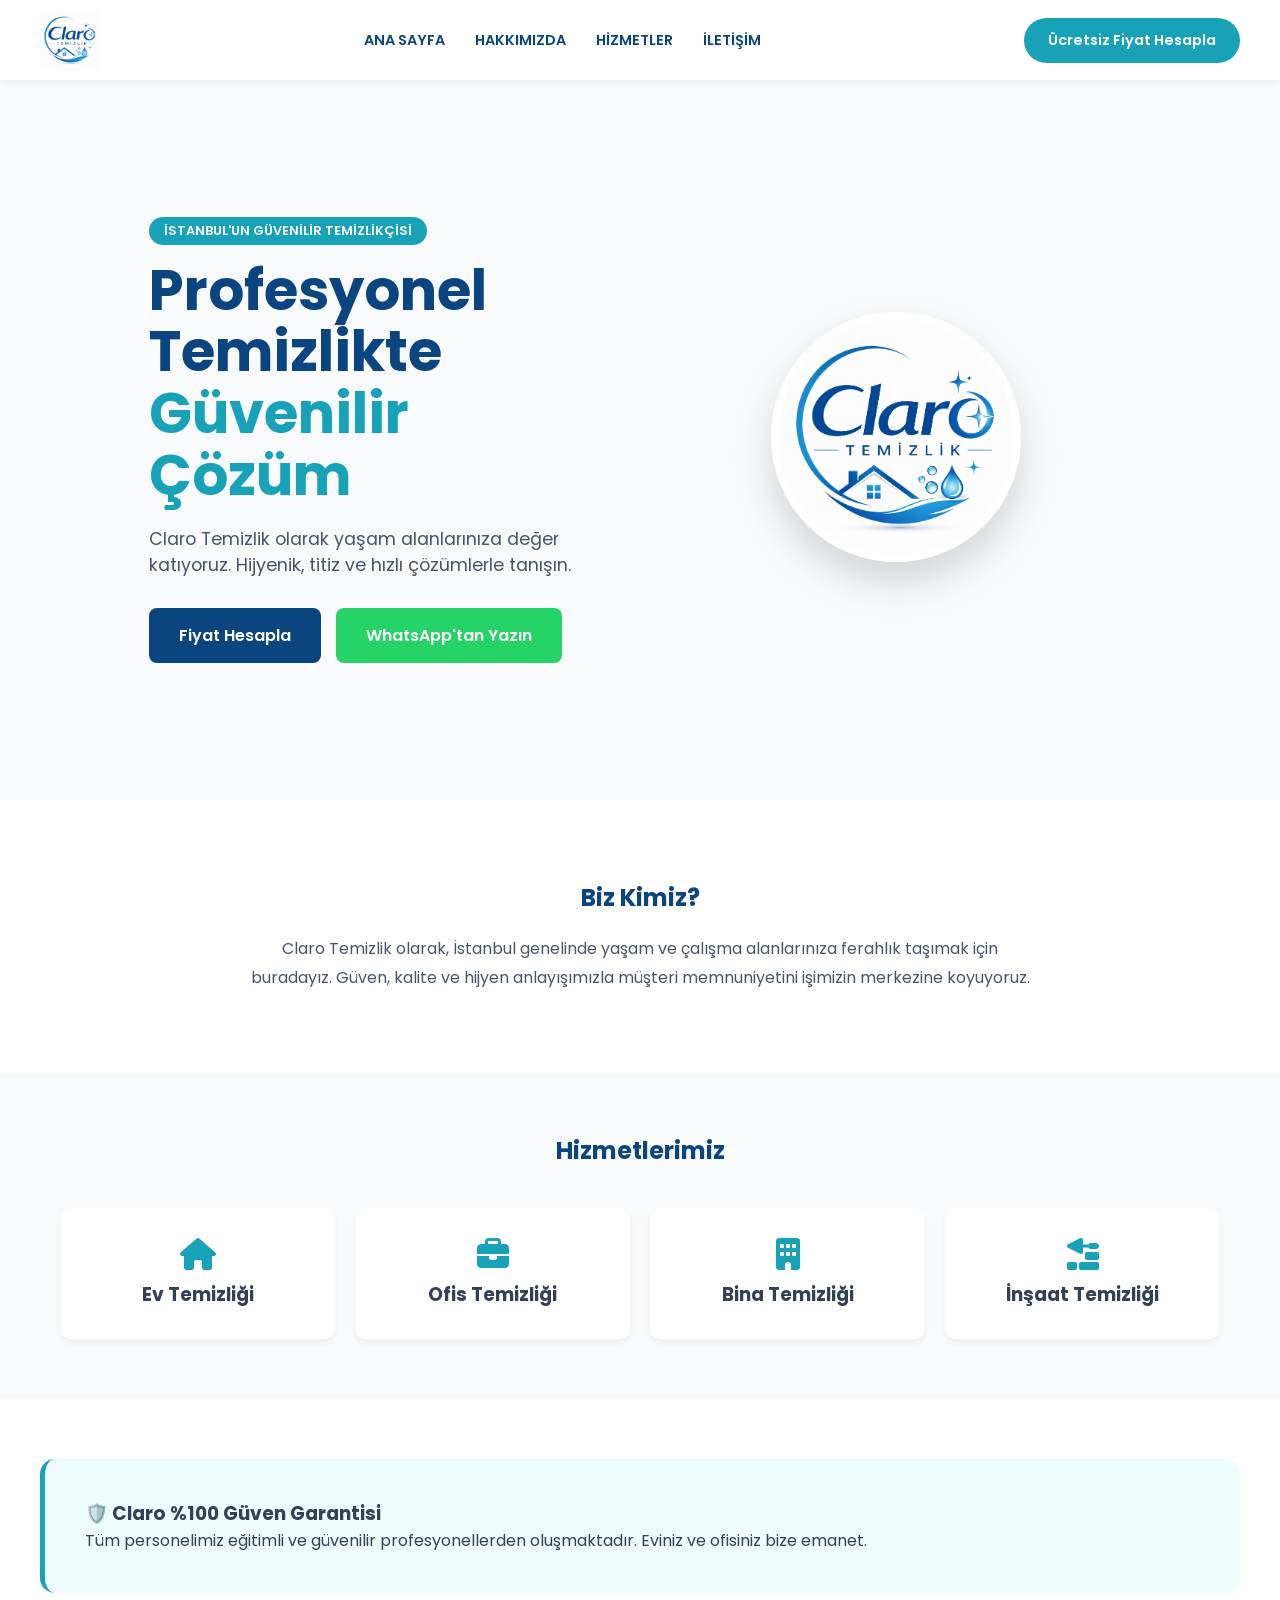
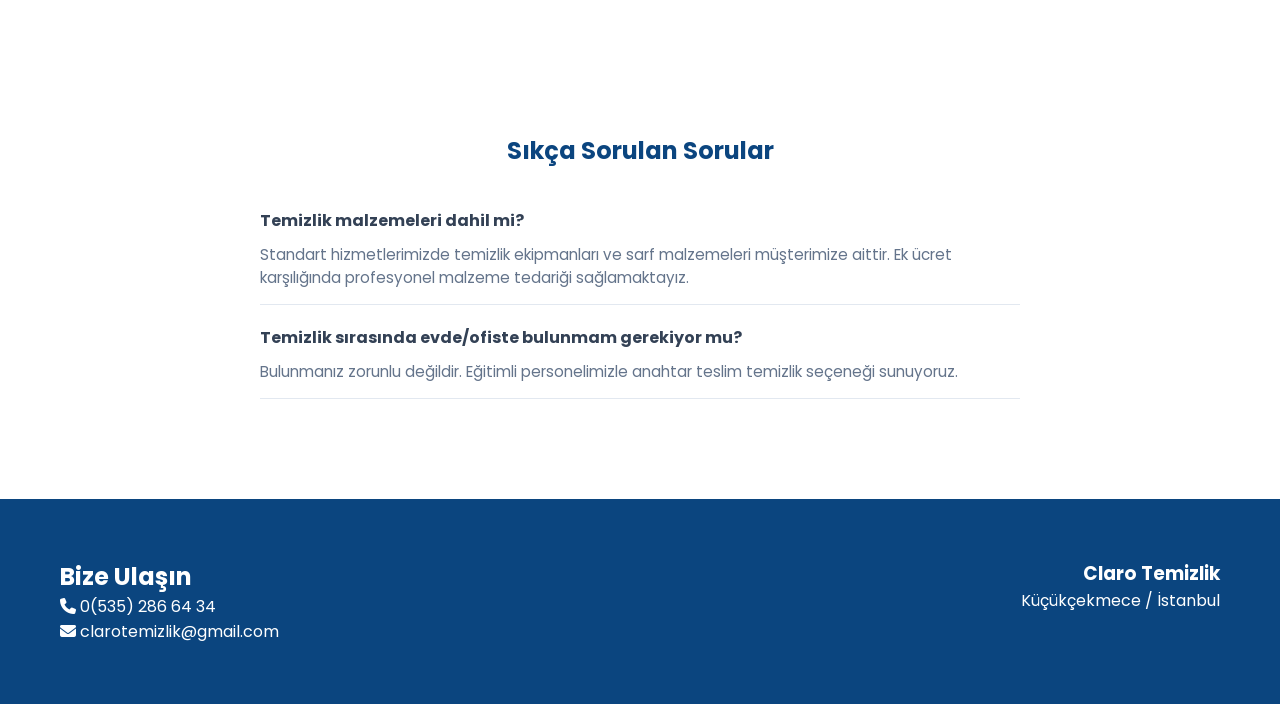
<file: index.html>
<!DOCTYPE html>
<html lang="tr">
<head>
    <meta charset="UTF-8">
    <meta name="viewport" content="width=device-width, initial-scale=1.0">
    <title>Claro Temizlik | Profesyonel Temizlikte Güvenilir Çözüm Ortağınız</title>
    <link rel="stylesheet" href="style.css">
    <link href="https://fonts.googleapis.com/css2?family=Poppins:wght@300;400;600&display=swap" rel="stylesheet">
    <link rel="stylesheet" href="https://cdnjs.cloudflare.com/ajax/libs/font-awesome/6.4.0/css/all.min.css">
</head>
<body>

    <!-- NAVBAR -->
    <nav class="claro-navbar">
        <a href="#" class="navbar-logo">
            <img src="claro-logo.png" alt="Claro Temizlik" class="site-logo">
        </a>
        <div class="nav-menu">
            <a href="#anasayfa" class="nav-link">ANA SAYFA</a>
            <a href="#hakkimizda" class="nav-link">HAKKIMIZDA</a>
            <a href="#hizmetler" class="nav-link">HİZMETLER</a>
            <a href="#iletisim" class="nav-link">İLETİŞİM</a>
        </div>
        <div class="nav-right">
            <a href="fiyat-hesapla.html" class="nav-btn">Ücretsiz Fiyat Hesapla</a>
        </div>
    </nav>

    <!-- HERO (GİRİŞ BÖLÜMÜ) -->
    <header id="anasayfa" class="hero-section">
        <div class="container" style="display: flex; align-items: center; gap: 40px; flex-wrap: wrap; padding: 50px 0;">
            <div class="hero-left" style="flex: 1; min-width: 300px;">
                <div style="background: #17a2b8; color: white; padding: 5px 15px; border-radius: 50px; display: inline-block; font-size: 0.8rem; margin-bottom: 15px; font-weight: 600;">
                    İSTANBUL'UN GÜVENİLİR TEMİZLİKÇİSİ
                </div>
                <h1 style="font-size: 3.5rem; color: #0b457f; line-height: 1.1; margin-bottom: 20px;">
                    Profesyonel Temizlikte<br><span style="color: #17a2b8;">Güvenilir Çözüm</span>
                </h1>
                <p style="font-size: 1.1rem; color: #475569; margin-bottom: 30px; max-width: 500px;">
                    Claro Temizlik olarak yaşam alanlarınıza değer katıyoruz. Hijyenik, titiz ve hızlı çözümlerle tanışın.
                </p>
                <div style="display: flex; gap: 15px;">
                    <a href="fiyat-hesapla.html" style="background: #0b457f; color: white; padding: 15px 30px; border-radius: 8px; text-decoration: none; font-weight: 600;">Fiyat Hesapla</a>
                    <a href="https://wa.me/905352866434" style="background: #25d366; color: white; padding: 15px 30px; border-radius: 8px; text-decoration: none; font-weight: 600;">WhatsApp'tan Yazın</a>
                </div>
            </div>
            <div class="hero-right" style="flex: 1; min-width: 300px; text-align: center;">
                <img src="claro-logo.png" alt="Claro Temizlik" style="width: 250px; height: 250px; border-radius: 50%; border: 8px solid white; box-shadow: 0 20px 40px rgba(0,0,0,0.15);">
            </div>
        </div>
    </header>

    <!-- HAKKIMIZDA BÖLÜMÜ -->
    <section id="hakkimizda" class="about-section" style="padding: 80px 0;">
        <div class="container">
            <h2 style="text-align: center; color: #0b457f; margin-bottom: 20px;">Biz Kimiz?</h2>
            <div style="max-width: 800px; margin: 0 auto; text-align: center; color: #475569; line-height: 1.8;">
                <p>Claro Temizlik olarak, İstanbul genelinde yaşam ve çalışma alanlarınıza ferahlık taşımak için buradayız. Güven, kalite ve hijyen anlayışımızla müşteri memnuniyetini işimizin merkezine koyuyoruz.</p>
            </div>
        </div>
    </section>

    <!-- HİZMETLERİMİZ BÖLÜMÜ -->
    <section id="hizmetler" class="services-section" style="padding: 60px 0; background: #f8fafc;">
        <div class="container">
            <h2 style="text-align: center; color: #0b457f; margin-bottom: 40px;">Hizmetlerimiz</h2>
            <div style="display: grid; grid-template-columns: repeat(auto-fit, minmax(200px, 1fr)); gap: 20px;">
                <a href="ev-temizligi.html" style="background: white; padding: 30px; text-align: center; border-radius: 10px; text-decoration: none; color: #334155; box-shadow: 0 4px 6px rgba(0,0,0,0.05);">
                    <i class="fa-solid fa-house" style="font-size: 2rem; color: #17a2b8; margin-bottom: 10px;"></i>
                    <h3>Ev Temizliği</h3>
                </a>
                <a href="ofis-temizligi.html" style="background: white; padding: 30px; text-align: center; border-radius: 10px; text-decoration: none; color: #334155; box-shadow: 0 4px 6px rgba(0,0,0,0.05);">
                    <i class="fa-solid fa-briefcase" style="font-size: 2rem; color: #17a2b8; margin-bottom: 10px;"></i>
                    <h3>Ofis Temizliği</h3>
                </a>
                <a href="apartman-temizligi.html" style="background: white; padding: 30px; text-align: center; border-radius: 10px; text-decoration: none; color: #334155; box-shadow: 0 4px 6px rgba(0,0,0,0.05);">
                    <i class="fa-solid fa-building" style="font-size: 2rem; color: #17a2b8; margin-bottom: 10px;"></i>
                    <h3>Bina Temizliği</h3>
                </a>
                <a href="insaat-temizligi.html" style="background: white; padding: 30px; text-align: center; border-radius: 10px; text-decoration: none; color: #334155; box-shadow: 0 4px 6px rgba(0,0,0,0.05);">
                    <i class="fa-solid fa-trowel-bricks" style="font-size: 2rem; color: #17a2b8; margin-bottom: 10px;"></i>
                    <h3>İnşaat Temizliği</h3>
                </a>
            </div>
        </div>
    </section>

    <!-- GÜVEN GARANTİSİ -->
    <section class="trust-section" style="padding: 60px 0;">
        <div class="container" style="background: #eefbff; padding: 40px; border-radius: 15px; border-left: 5px solid #17a2b8;">
            <h3>🛡️ Claro %100 Güven Garantisi</h3>
            <p>Tüm personelimiz eğitimli ve güvenilir profesyonellerden oluşmaktadır. Eviniz ve ofisiniz bize emanet.</p>
        </div>
    </section>

    <!-- S.S.S. BÖLÜMÜ -->
    <section id="sss" style="padding: 80px 0; background: #ffffff;">
        <div class="container" style="max-width: 800px; margin: 0 auto;">
            <h2 style="text-align: center; color: #0b457f; margin-bottom: 40px;">Sıkça Sorulan Sorular</h2>
            <div style="margin-bottom: 20px; border-bottom: 1px solid #e2e8f0; padding-bottom: 15px;">
                <h4 style="margin-bottom: 10px; color: #334155;">Temizlik malzemeleri dahil mi?</h4>
                <p style="color: #64748b; font-size: 0.95rem;">Standart hizmetlerimizde temizlik ekipmanları ve sarf malzemeleri müşterimize aittir. Ek ücret karşılığında profesyonel malzeme tedariği sağlamaktayız.</p>
            </div>
            <div style="margin-bottom: 20px; border-bottom: 1px solid #e2e8f0; padding-bottom: 15px;">
                <h4 style="margin-bottom: 10px; color: #334155;">Temizlik sırasında evde/ofiste bulunmam gerekiyor mu?</h4>
                <p style="color: #64748b; font-size: 0.95rem;">Bulunmanız zorunlu değildir. Eğitimli personelimizle anahtar teslim temizlik seçeneği sunuyoruz.</p>
            </div>
        </div>
    </section>

    <!-- FOOTER -->
    <footer id="iletisim" style="background: #0b457f; color: white; padding: 60px 0;">
        <div class="container" style="display: grid; grid-template-columns: 1fr 1fr; gap: 40px;">
            <div>
                <h2>Bize Ulaşın</h2>
                <p><i class="fa-solid fa-phone"></i> 0(535) 286 64 34</p>
                <p><i class="fa-solid fa-envelope"></i> clarotemizlik@gmail.com</p>
            </div>
            <div style="text-align: right;">
                <h3>Claro Temizlik</h3>
                <p>Küçükçekmece / İstanbul</p>
            </div>
        </div>
    </footer>

</body>
</html>
</file>
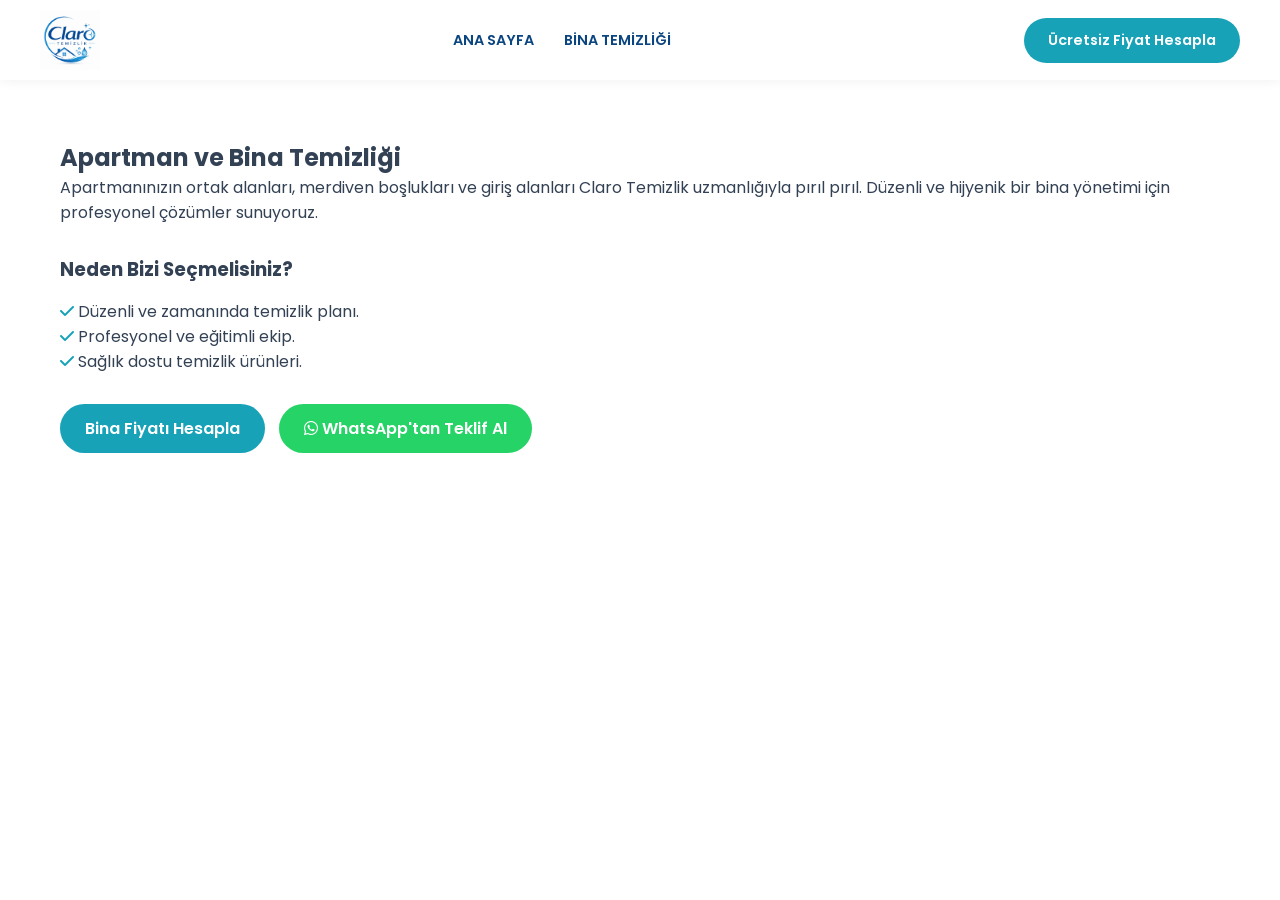
<file: apartman-temizligi.html>
<!DOCTYPE html>
<html lang="tr">
<head>
    <meta charset="UTF-8">
    <meta name="viewport" content="width=device-width, initial-scale=1.0">
    <title>Apartman & Bina Temizliği | Claro Temizlik</title>
    <link rel="stylesheet" href="style.css">
    <link href="https://fonts.googleapis.com/css2?family=Poppins:wght@300;400;600&display=swap" rel="stylesheet">
    <link rel="stylesheet" href="https://cdnjs.cloudflare.com/ajax/libs/font-awesome/6.4.0/css/all.min.css">
</head>
<body>

    <nav class="claro-navbar">
        <a href="index.html" class="navbar-logo">
            <img src="claro-logo.png" alt="Claro Temizlik" class="site-logo">
        </a>
        <div class="nav-menu">
            <a href="index.html" class="nav-link">ANA SAYFA</a>
            <a href="apartman-temizligi.html" class="nav-link">BİNA TEMİZLİĞİ</a>
        </div>
        <div class="nav-right">
            <a href="fiyat-hesapla.html" class="nav-btn">Ücretsiz Fiyat Hesapla</a></div>
        </div>
    </nav>

    <section class="service-detail-section" style="padding: 60px 0; background: #fff;">
        <div class="container">
            <h1>Apartman ve Bina Temizliği</h1>
            <p>Apartmanınızın ortak alanları, merdiven boşlukları ve giriş alanları Claro Temizlik uzmanlığıyla pırıl pırıl. Düzenli ve hijyenik bir bina yönetimi için profesyonel çözümler sunuyoruz.</p>
            
            <div style="margin-top: 30px;">
                <h3>Neden Bizi Seçmelisiniz?</h3>
                <ul style="list-style: none; margin-top: 15px;">
                    <li><i class="fa-solid fa-check" style="color: #17a2b8;"></i> Düzenli ve zamanında temizlik planı.</li>
                    <li><i class="fa-solid fa-check" style="color: #17a2b8;"></i> Profesyonel ve eğitimli ekip.</li>
                    <li><i class="fa-solid fa-check" style="color: #17a2b8;"></i> Sağlık dostu temizlik ürünleri.</li>
                </ul>
            </div>

            <div class="hero-buttons" style="margin-top: 30px;">
                <a href="fiyat-hesapla.html" class="btn btn-primary">Bina Fiyatı Hesapla</a>
                <a href="https://wa.me/905352866434" class="btn btn-whatsapp"><i class="fa-brands fa-whatsapp"></i> WhatsApp'tan Teklif Al</a>
            </div>
        </div>
    </section>

</body>
</html>
</file>
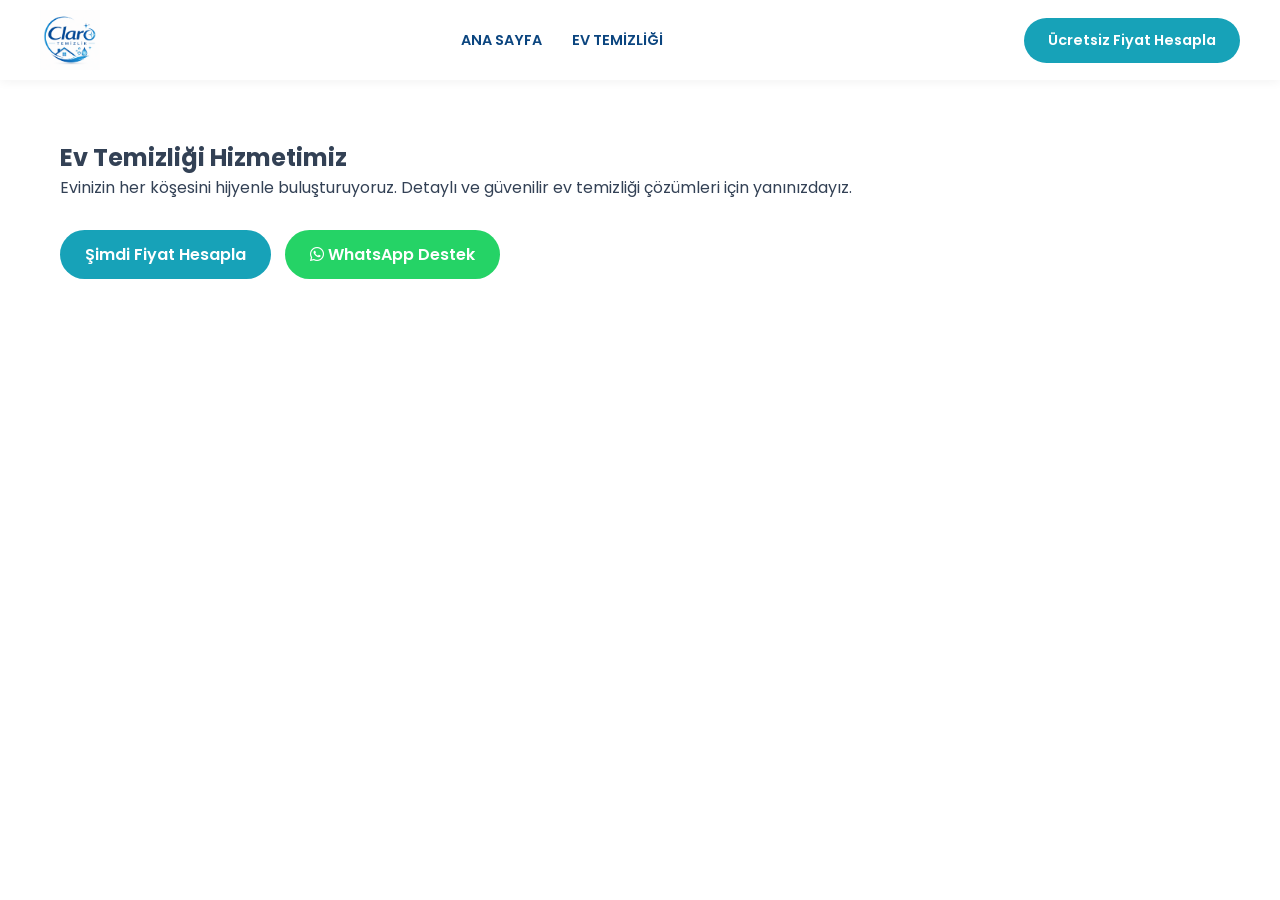
<file: ev-temizligi.html>
<!DOCTYPE html>
<html lang="tr">
<head>
    <meta charset="UTF-8">
    <meta name="viewport" content="width=device-width, initial-scale=1.0">
    <title>Ev Temizliği | Claro Temizlik</title>
    <link rel="stylesheet" href="style.css">
    <link href="https://fonts.googleapis.com/css2?family=Poppins:wght@300;400;600&display=swap" rel="stylesheet">
    <link rel="stylesheet" href="https://cdnjs.cloudflare.com/ajax/libs/font-awesome/6.4.0/css/all.min.css">
</head>
<body>

    <nav class="claro-navbar">
        <a href="index.html" class="navbar-logo">
            <img src="claro-logo.png" alt="Claro Temizlik" class="site-logo">
        </a>
        <div class="nav-menu">
            <a href="index.html" class="nav-link">ANA SAYFA</a>
            <a href="ev-temizligi.html" class="nav-link">EV TEMİZLİĞİ</a>
        </div>
        <div class="nav-right">
            <a href="fiyat-hesapla.html" class="nav-btn">Ücretsiz Fiyat Hesapla</a></div>
        </div>
    </nav>

    <section class="service-detail-section" style="padding: 60px 0;">
        <div class="container">
            <h1>Ev Temizliği Hizmetimiz</h1>
            <p>Evinizin her köşesini hijyenle buluşturuyoruz. Detaylı ve güvenilir ev temizliği çözümleri için yanınızdayız.</p>
            
            <div class="hero-buttons" style="margin-top: 30px;">
                <a href="fiyat-hesapla.html" class="btn btn-primary">Şimdi Fiyat Hesapla</a>
                <a href="https://wa.me/905352866434" class="btn btn-whatsapp"><i class="fa-brands fa-whatsapp"></i> WhatsApp Destek</a>
            </div>
        </div>
    </section>

</body>
</html>
</file>
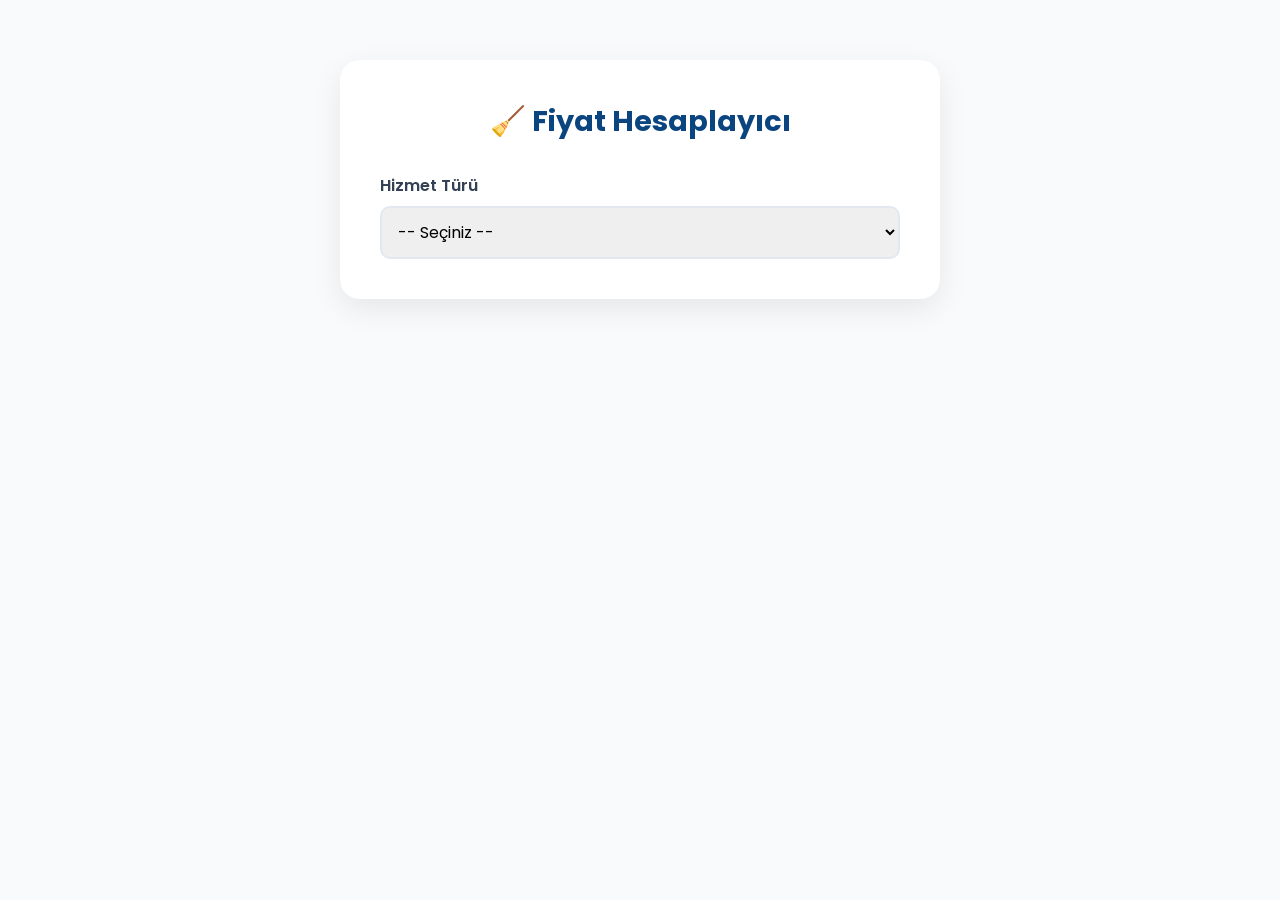
<file: fiyat-hesapla.html>
<!DOCTYPE html>
<html lang="tr">
<head>
    <meta charset="UTF-8">
    <meta name="viewport" content="width=device-width, initial-scale=1.0">
    <title>Ücretsiz Fiyat Hesapla | Claro Temizlik</title>
    <link rel="stylesheet" href="style.css">
    <link href="https://fonts.googleapis.com/css2?family=Poppins:wght@300;400;600&display=swap" rel="stylesheet">
    <link rel="stylesheet" href="https://cdnjs.cloudflare.com/ajax/libs/font-awesome/6.4.0/css/all.min.css">
    <style>
        body { font-family: 'Poppins', sans-serif; background: #f8fafc; padding: 20px; }
        .container { max-width: 600px; margin: 40px auto; background: white; padding: 40px; border-radius: 20px; box-shadow: 0 10px 30px rgba(0,0,0,0.08); }
        .header { text-align: center; margin-bottom: 30px; }
        .header h1 { color: #0b457f; font-size: 1.8rem; }
        label { display: block; font-weight: 600; margin: 15px 0 8px; color: #334155; }
        select, input { width: 100%; padding: 12px; border: 2px solid #e2e8f0; border-radius: 10px; font-size: 1rem; }
        button { background: #0b457f; color: white; border: none; padding: 15px; border-radius: 10px; width: 100%; font-weight: 600; cursor: pointer; margin-top: 20px; transition: 0.3s; }
        button:hover { background: #073563; }
        .box { display: none; margin-top: 20px; padding: 20px; border: 1px solid #e2e8f0; border-radius: 15px; background: #fdfdfd; }
        .box.active { display: block; }
        .result { margin-top: 20px; padding: 15px; background: #eefbff; border: 1px solid #17a2b8; border-radius: 10px; text-align: center; font-weight: 700; color: #0b457f; display: none; }
        .result.show { display: block; }
        .whatsapp-button { background: #25d366 !important; margin-top: 15px; }
        .info-box { background: #eff6ff; padding: 10px; border-radius: 8px; font-size: 0.9rem; color: #1e40af; margin-top: 10px; }
        .extras-line { display: flex; flex-wrap: wrap; gap: 10px; margin: 10px 0; }
        .extras-line label { font-size: 0.85rem; font-weight: 400; width: 45%; }
    </style>
</head>
<body>

<div class="container">
    <div class="header">
        <h1>🧹 Fiyat Hesaplayıcı</h1>
    </div>

    <label>Hizmet Türü</label>
    <select id="service" onchange="showBox()">
        <option value="">-- Seçiniz --</option>
        <option value="home">Ev Temizliği</option>
        <option value="building">Apartman Temizliği</option>
        <option value="office">Ofis Temizliği</option>
        <option value="renovation">İnşaat Sonrası Temizlik</option>
    </select>

    <!-- EV TEMİZLİĞİ -->
    <div class="box" id="homeBox">
        <h3>🏠 Ev Temizliği</h3>
        <label>Ev Büyüklüğü</label>
        <select id="homeType">
            <option value="3500">1+0 / 1+1</option>
            <option value="4000">2+1</option>
            <option value="4800">3+1</option>
        </select>
        <label>Ek Hizmetler</label>
        <div class="extras-line">
            <label><input type="checkbox" id="extraCam"> Cam Temizliği</label>
            <label><input type="checkbox" id="extraBalcony"> Balkon</label>
        </div>
        <button onclick="calcHome()">Hesapla</button>
        <div class="result" id="homeResult"></div>
        <button class="whatsapp-button" onclick="sendWhatsApp('home')">WhatsApp'tan Teklif Al</button>
    </div>

    <!-- APARTMAN TEMİZLİĞİ -->
    <div class="box" id="buildingBox">
        <h3>🏢 Apartman Temizliği</h3>
        <label>Kat Sayısı</label>
        <input type="number" id="floor" value="5">
        <button onclick="calcBuilding()">Hesapla</button>
        <div class="result" id="buildingResult"></div>
        <button class="whatsapp-button" onclick="sendWhatsApp('building')">WhatsApp'tan Teklif Al</button>
    </div>

    <!-- OFİS TEMİZLİĞİ -->
    <div class="box" id="officeBox">
        <h3>💼 Ofis Temizliği</h3>
        <label>Ofis Alanı (m²)</label>
        <input type="number" id="m2" value="100">
        <button onclick="calcOffice()">Hesapla</button>
        <div class="result" id="officeResult"></div>
        <button class="whatsapp-button" onclick="sendWhatsApp('office')">WhatsApp'tan Teklif Al</button>
    </div>

    <!-- İNŞAAT SONRASI -->
    <div class="box" id="renovationBox">
        <h3>🏗️ İnşaat Sonrası</h3>
        <label>Alan (m²)</label>
        <input type="number" id="rm2" value="100">
        <button onclick="calcReno()">Hesapla</button>
        <div class="result" id="renoResult"></div>
        <button class="whatsapp-button" onclick="sendWhatsApp('renovation')">WhatsApp'tan Teklif Al</button>
    </div>
</div>

<script>
    function showBox() {
        let v = document.getElementById("service").value;
        document.querySelectorAll(".box").forEach(b => b.classList.remove("active"));
        if(v) document.getElementById(v + "Box").classList.add("active");
    }

    function formatPrice(p) { return Math.round(p).toLocaleString("tr-TR"); }

    function showResult(id, price) {
        document.getElementById(id).innerHTML = "Tahmini Fiyat: " + formatPrice(price) + " TL";
        document.getElementById(id).classList.add("show");
    }

    function calcHome() {
        let base = parseInt(document.getElementById("homeType").value);
        let extra = document.getElementById("extraCam").checked ? 400 : 0;
        showResult("homeResult", base + extra);
    }

    function calcBuilding() {
        let floor = parseInt(document.getElementById("floor").value);
        showResult("buildingResult", 1000 + (floor * 175));
    }

    function calcOffice() {
        let m2 = parseInt(document.getElementById("m2").value);
        showResult("officeResult", m2 * 35);
    }

    function calcReno() {
        let m2 = parseInt(document.getElementById("rm2").value);
        showResult("renoResult", m2 * 85);
    }

    function sendWhatsApp(type) {
        let price = document.getElementById(type + "Result").innerText;
        let msg = encodeURIComponent("Merhaba, " + type + " hizmeti için " + price + " fiyat aldım, detayları konuşmak istiyorum.");
        window.open("https://wa.me/905352866434?text=" + msg, "_blank");
    }
</script>
</body>
</html>
</file>
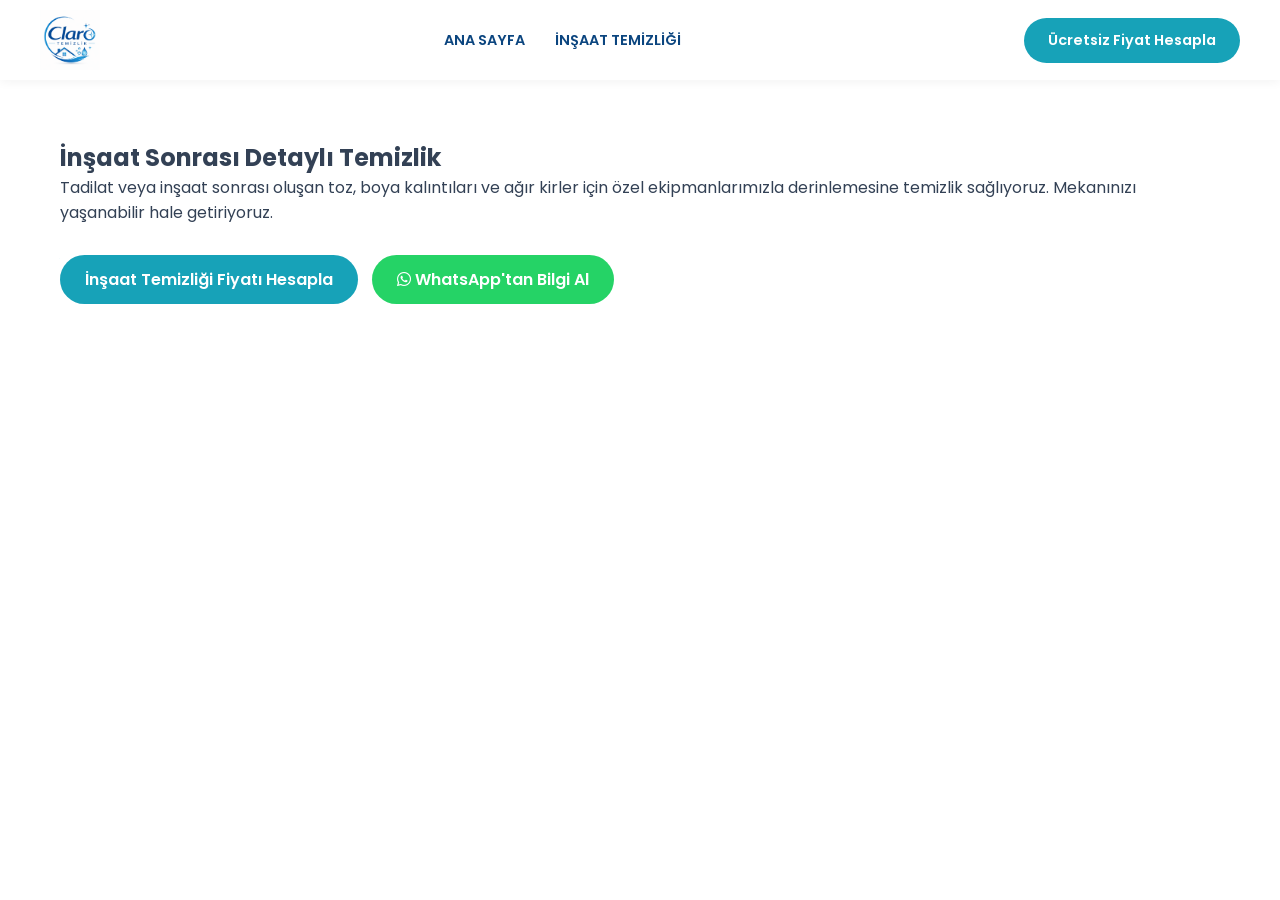
<file: insaat-temizligi.html>
<!DOCTYPE html>
<html lang="tr">
<head>
    <meta charset="UTF-8">
    <meta name="viewport" content="width=device-width, initial-scale=1.0">
    <title>İnşaat Sonrası Temizlik | Claro Temizlik</title>
    <link rel="stylesheet" href="style.css">
    <link href="https://fonts.googleapis.com/css2?family=Poppins:wght@300;400;600&display=swap" rel="stylesheet">
    <link rel="stylesheet" href="https://cdnjs.cloudflare.com/ajax/libs/font-awesome/6.4.0/css/all.min.css">
</head>
<body>

    <nav class="claro-navbar">
        <a href="index.html" class="navbar-logo"><img src="claro-logo.png" alt="Claro Temizlik" class="site-logo"></a>
        <div class="nav-menu">
            <a href="index.html" class="nav-link">ANA SAYFA</a>
            <a href="insaat-temizligi.html" class="nav-link">İNŞAAT TEMİZLİĞİ</a>
        </div>
        <div class="nav-right"><a href="fiyat-hesapla.html" class="nav-btn">Ücretsiz Fiyat Hesapla</a></div>
    </nav>

    <section class="service-detail-section" style="padding: 60px 0;">
        <div class="container">
            <h1>İnşaat Sonrası Detaylı Temizlik</h1>
            <p>Tadilat veya inşaat sonrası oluşan toz, boya kalıntıları ve ağır kirler için özel ekipmanlarımızla derinlemesine temizlik sağlıyoruz. Mekanınızı yaşanabilir hale getiriyoruz.</p>
            <div class="hero-buttons" style="margin-top: 30px;">
                <a href="fiyat-hesapla.html" class="btn btn-primary">İnşaat Temizliği Fiyatı Hesapla</a>
                <a href="https://wa.me/905352866434" class="btn btn-whatsapp"><i class="fa-brands fa-whatsapp"></i> WhatsApp'tan Bilgi Al</a>
            </div>
        </div>
    </section>
</body>
</html>
</file>
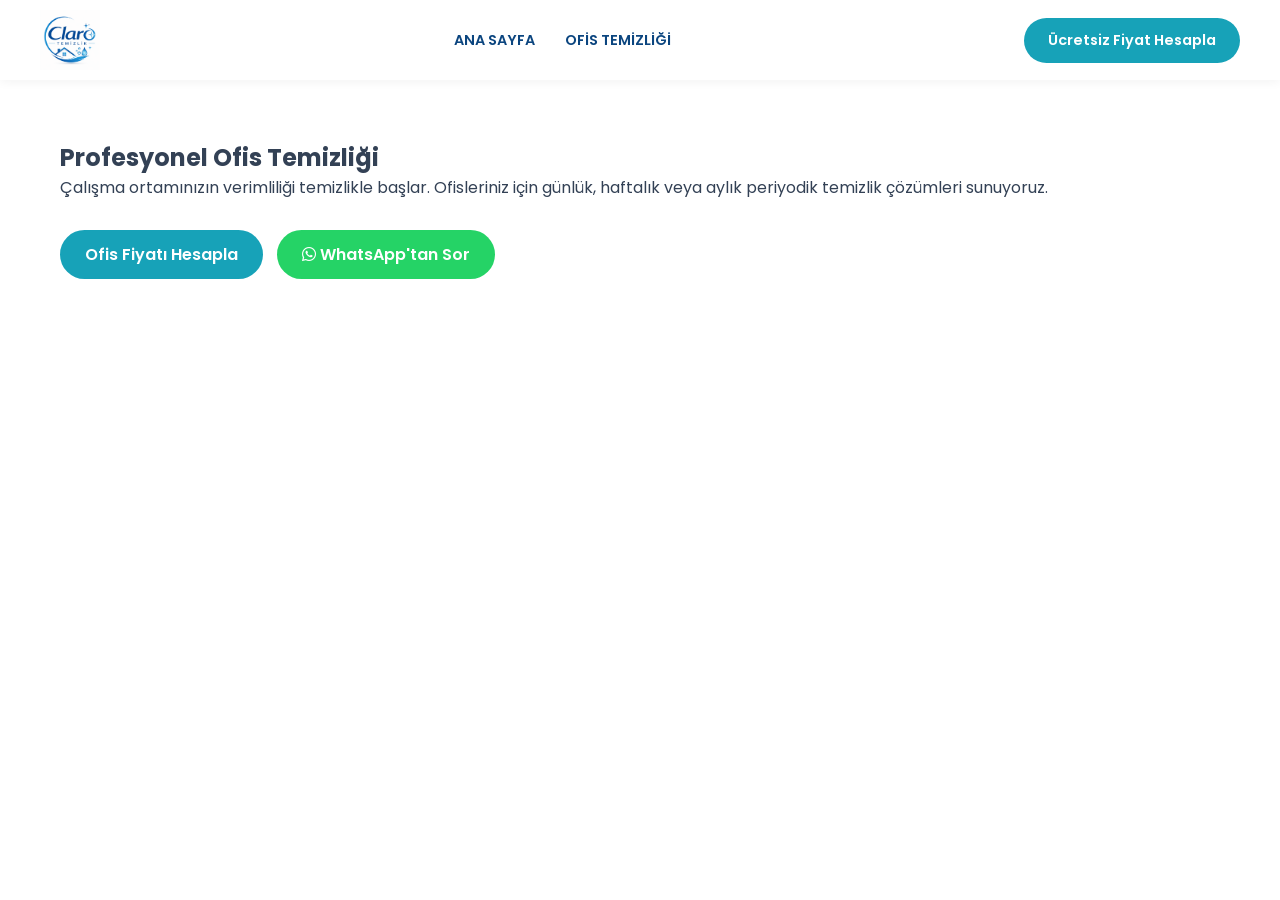
<file: ofis-temizligi.html>
<!DOCTYPE html>
<html lang="tr">
<head>
    <meta charset="UTF-8">
    <meta name="viewport" content="width=device-width, initial-scale=1.0">
    <title>Ofis Temizliği | Claro Temizlik</title>
    <link rel="stylesheet" href="style.css">
    <link href="https://fonts.googleapis.com/css2?family=Poppins:wght@300;400;600&display=swap" rel="stylesheet">
    <link rel="stylesheet" href="https://cdnjs.cloudflare.com/ajax/libs/font-awesome/6.4.0/css/all.min.css">
</head>
<body>

    <nav class="claro-navbar">
        <a href="index.html" class="navbar-logo"><img src="claro-logo.png" alt="Claro Temizlik" class="site-logo"></a>
        <div class="nav-menu">
            <a href="index.html" class="nav-link">ANA SAYFA</a>
            <a href="ofis-temizligi.html" class="nav-link">OFİS TEMİZLİĞİ</a>
        </div>
        <div class="nav-right"><a href="fiyat-hesapla.html" class="nav-btn">Ücretsiz Fiyat Hesapla</a>
    </nav>

    <section class="service-detail-section" style="padding: 60px 0;">
        <div class="container">
            <h1>Profesyonel Ofis Temizliği</h1>
            <p>Çalışma ortamınızın verimliliği temizlikle başlar. Ofisleriniz için günlük, haftalık veya aylık periyodik temizlik çözümleri sunuyoruz.</p>
            <div class="hero-buttons" style="margin-top: 30px;">
                <a href="fiyat-hesapla.html" class="btn btn-primary">Ofis Fiyatı Hesapla</a>
                <a href="https://wa.me/905352866434" class="btn btn-whatsapp"><i class="fa-brands fa-whatsapp"></i> WhatsApp'tan Sor</a>
            </div>
        </div>
    </section>
</body>
</html>
</file>
<file: style.css>
/* --- SIFIRDAN TEMEL AYARLAR --- */
:root {
    --primary-blue: #0b457f;
    --turq-blue: #17a2b8;
    --white: #ffffff;
    --text-dark: #334155;
}

* { margin: 0; padding: 0; box-sizing: border-box; font-family: 'Poppins', sans-serif; }
body { color: var(--text-dark); }
.container { max-width: 1200px; margin: 0 auto; padding: 0 20px; }

/* --- NAVBAR (Sabit ve Düzenli) --- */
.claro-navbar {
    display: flex; justify-content: space-between; align-items: center;
    padding: 10px 40px; background: var(--white); height: 80px;
    position: sticky; top: 0; z-index: 1000; box-shadow: 0 2px 10px rgba(0,0,0,0.05);
}
.navbar-logo img { height: 60px; width: auto; display: block; }
.nav-menu { display: flex; gap: 30px; }
.nav-link { color: var(--primary-blue); font-weight: 600; text-decoration: none; font-size: 0.9rem; }
/* Navbar Fiyat Hesapla Butonu */
.nav-btn {
    background: #17a2b8; /* Turkuaz/Mavi tonu */
    color: #ffffff;
    padding: 10px 22px;
    border-radius: 50px; /* Tam yuvarlak köşeler */
    text-decoration: none;
    font-weight: 600;
    font-size: 0.9rem;
    transition: all 0.3s ease;
    border: 2px solid transparent;
    display: inline-block;
}

.nav-btn:hover {
    background: #ffffff;
    color: #17a2b8;
    border-color: #17a2b8;
    transform: translateY(-2px);
    box-shadow: 0 4px 12px rgba(23, 162, 184, 0.2);
}
/* --- HERO (Giriş Bölümü) --- */
.hero-section { min-height: 80vh; display: flex; align-items: center; background: #f8fafc; padding: 60px 0; }
.hero-container { display: flex; align-items: center; gap: 50px; }
.hero-left { flex: 1; }
.hero-right { flex: 1; }
.hero-logo-circle { width: 120px; height: 120px; border-radius: 50%; margin-bottom: 20px; object-fit: cover; }
.hero-title { font-size: 3rem; color: var(--primary-blue); line-height: 1.2; margin-bottom: 20px; }
.hero-image { width: 100%; border-radius: 20px; box-shadow: 0 20px 40px rgba(0,0,0,0.1); }

/* --- BUTONLAR (Ortak) --- */
.btn { padding: 12px 25px; border-radius: 50px; text-decoration: none; font-weight: 600; display: inline-block; transition: 0.3s; }
.btn-primary { background: var(--turq-blue); color: white; }
.btn-whatsapp { background: #25d366; color: white; margin-left: 10px; }
.btn:hover { opacity: 0.9; transform: translateY(-2px); }

/* --- MOBİL UYUM --- */
@media (max-width: 992px) {
    .hero-container { flex-direction: column; text-align: center; }
    .nav-menu { display: none; } /* Mobil menü için JS eklenebilir */
}
</file>
